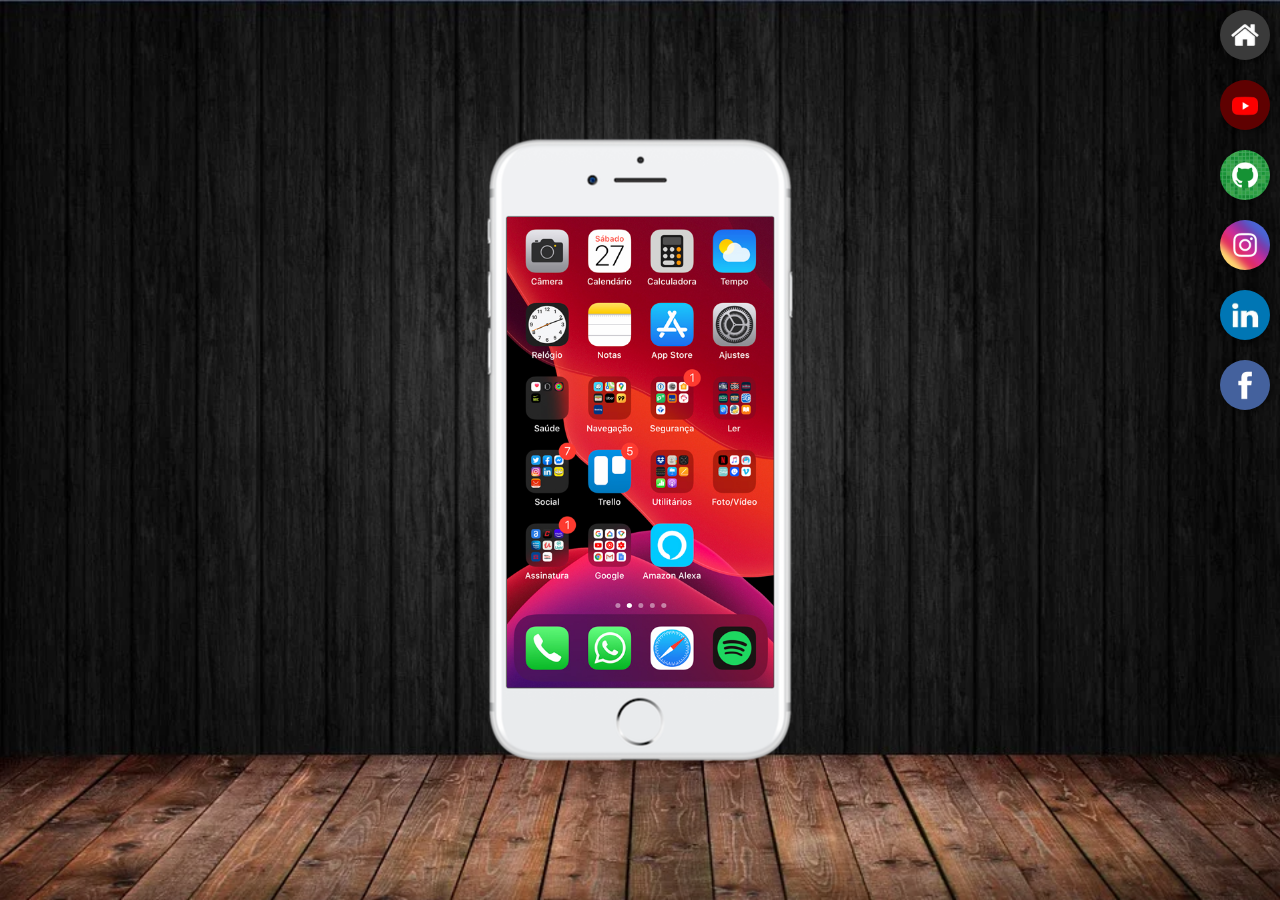
<file: index.html>
<html lang="pt-br">
<head>
    <meta charset="UTF-8">
    <meta http-equiv="X-UA-Compatible" content="IE=edge">
    <meta name="viewport" content="width=device-width, initial-scale=1.0">
    <link rel="shortcut icon" href="favicon.ico" type="image/x-icon">
    <link rel="stylesheet" href="estilos/style.css">
    <title>Projeto Redes Sociais</title>
</head>
<body>
    <main>
        <section id="telefone">
            <iframe src="home.html" name="tela" id="tela" frameborder="0">
                Seu navegador não é comptível com isso.
            </iframe>
        </section>
        <section id="redes-sociais">
            <a href="home.html" target="tela"><img src="imagens/logo-home.jpg" alt="Home"></a><br>
            <a href="youtube.html" target="tela"><img src="imagens/logo-youtube.jpg" alt="Youtube"></a><br>
            <a href="github.html" target="tela"><img src="imagens/logo-github.jpg" alt="GitHub"></a><br>
            <a href="instagram.html" target="tela"><img src="imagens/logo-instagram.jpg" alt="Instagram"></a><br>
            <a href="#" target="tela"><img src="imagens/logo-linkedin.jpg" alt="Linkedin"></a><br>
            <a href="#" target="tela"><img src="imagens/logo-facebook.jpg" alt="Facebook"></a>
        </section>
    </main>
</body>
</html>
</file>
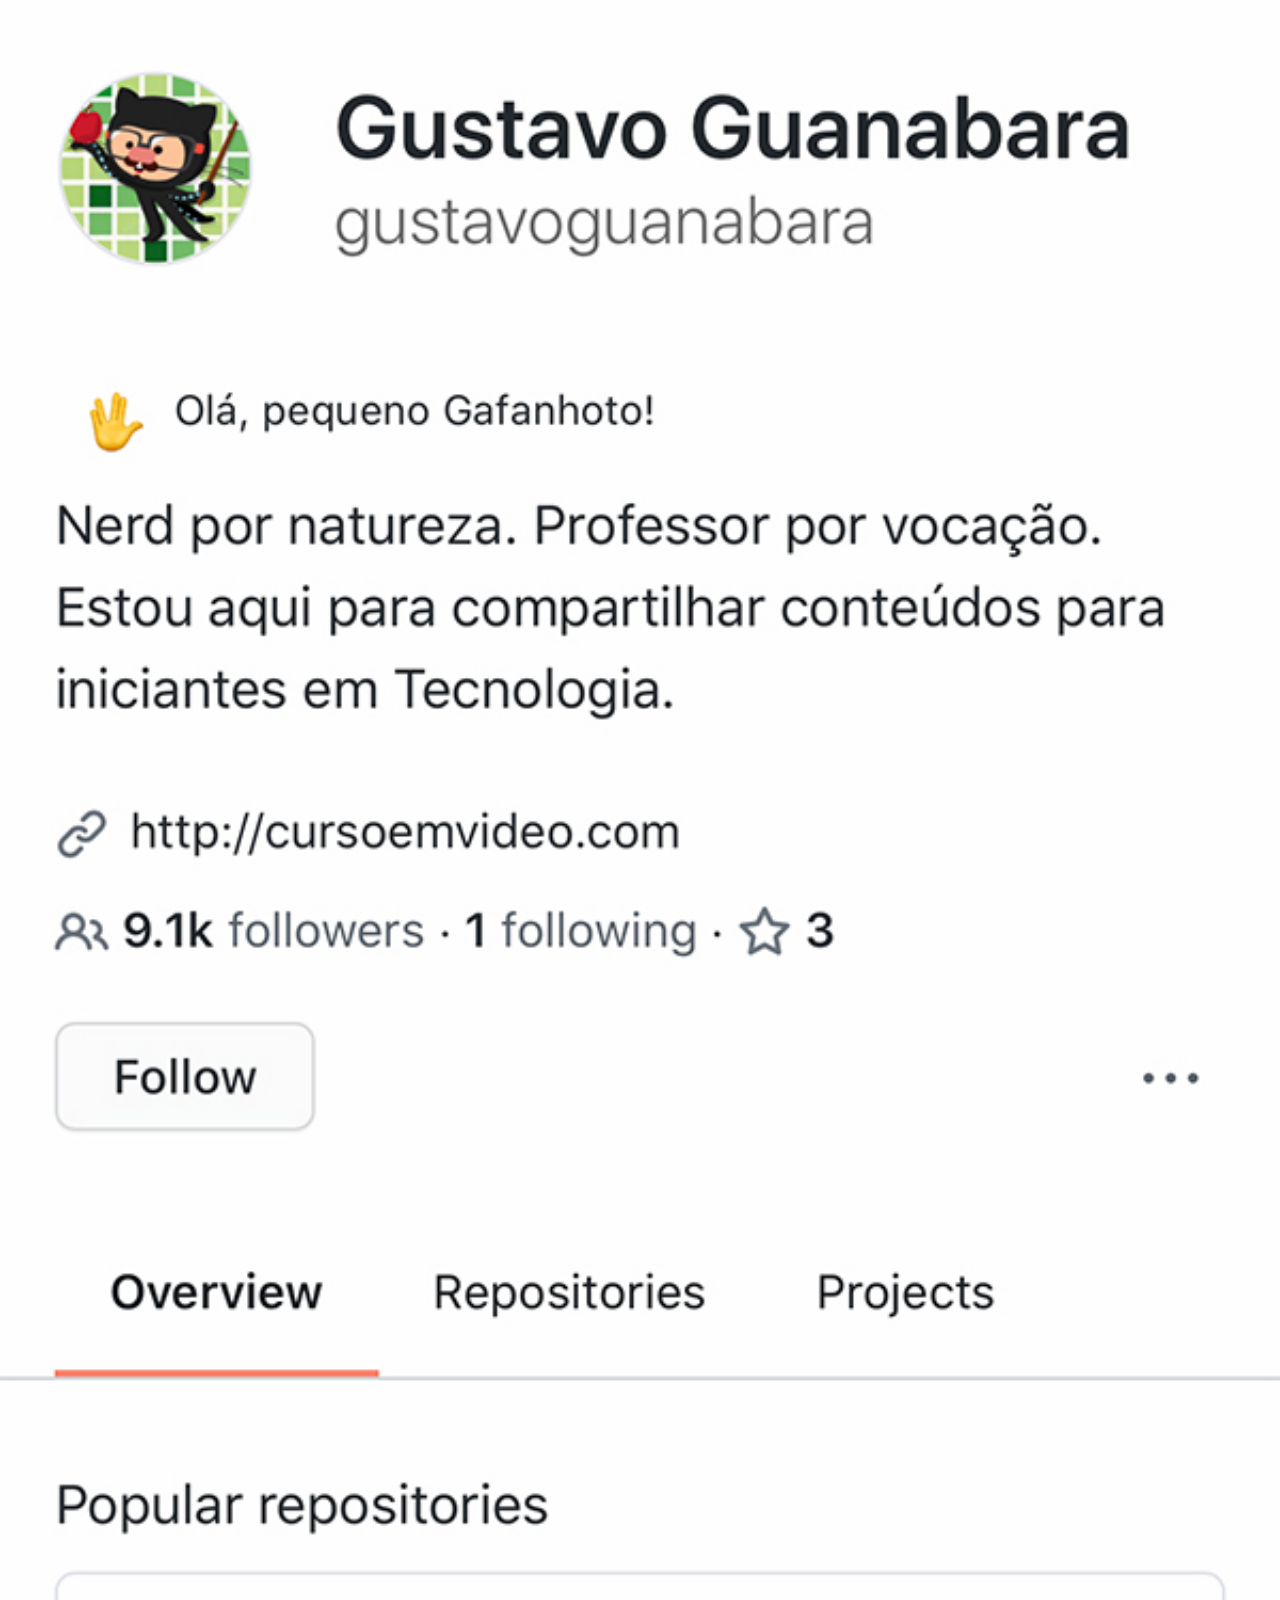
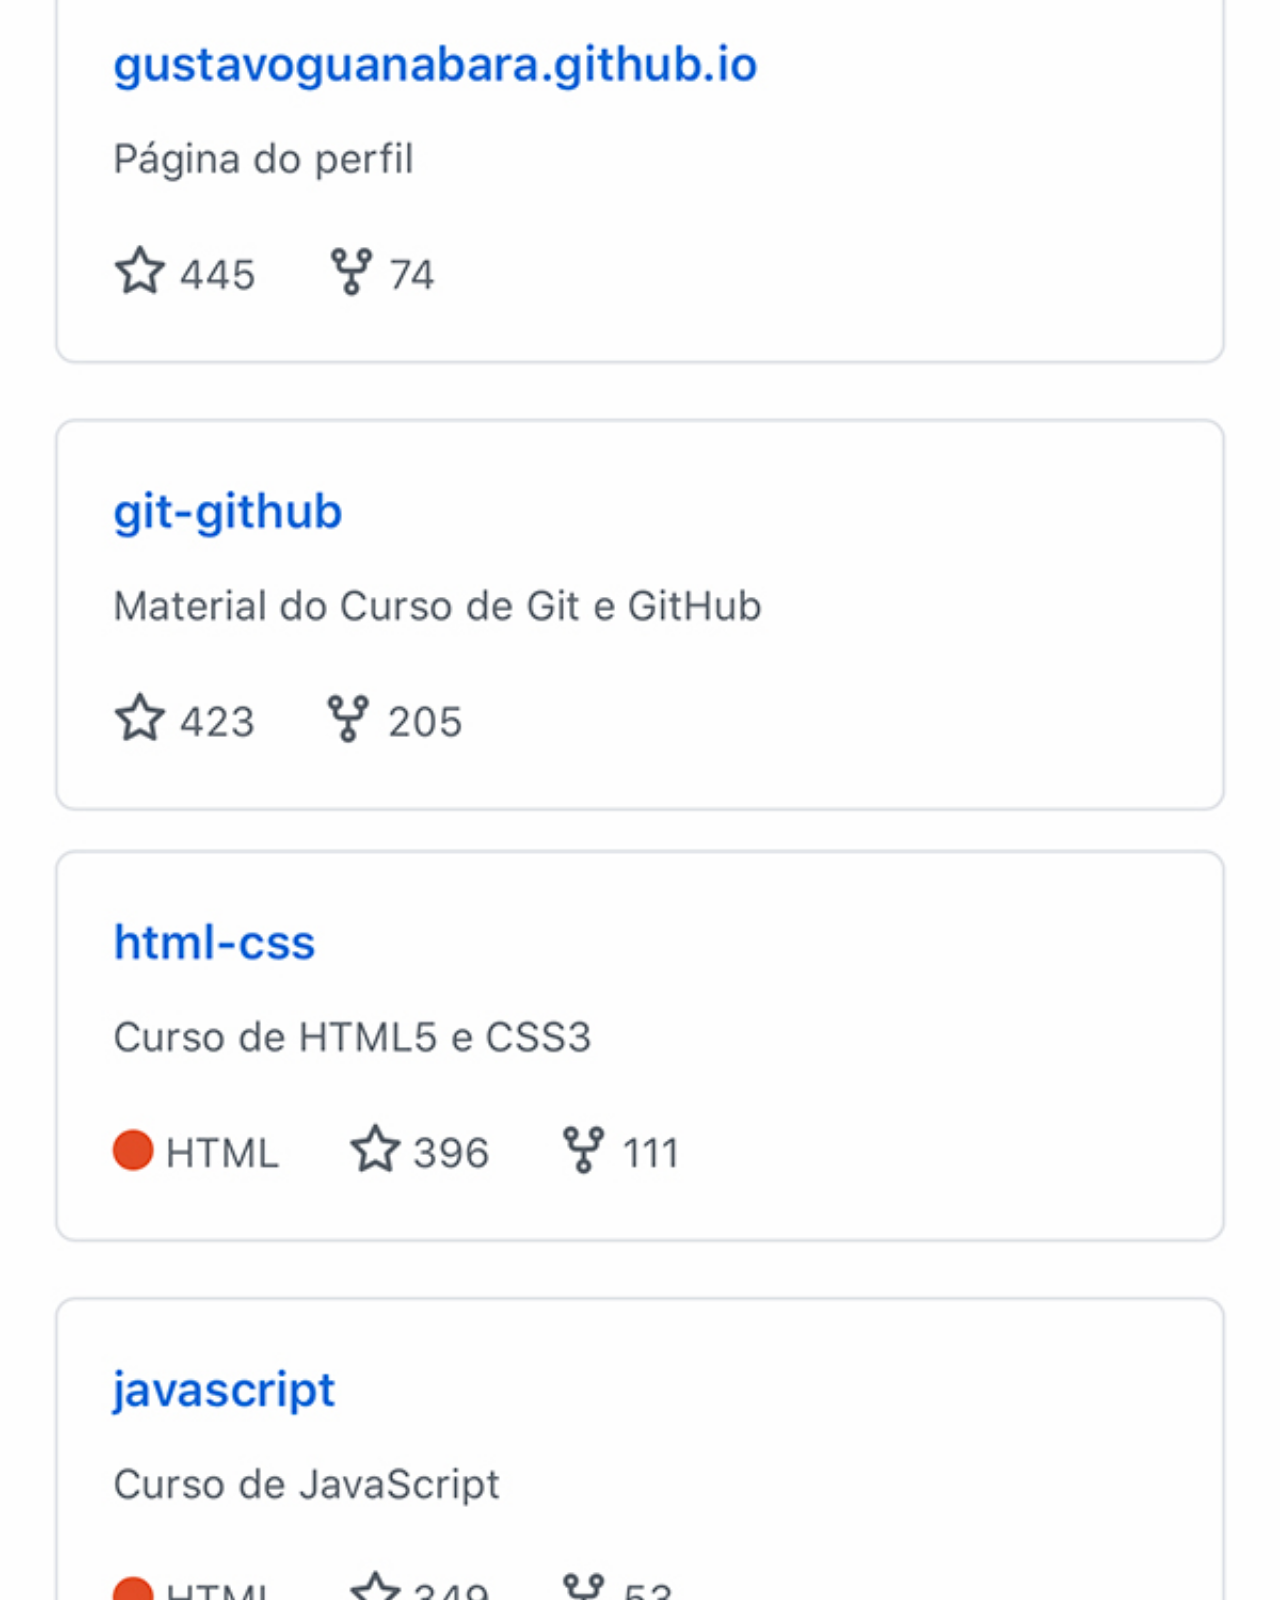
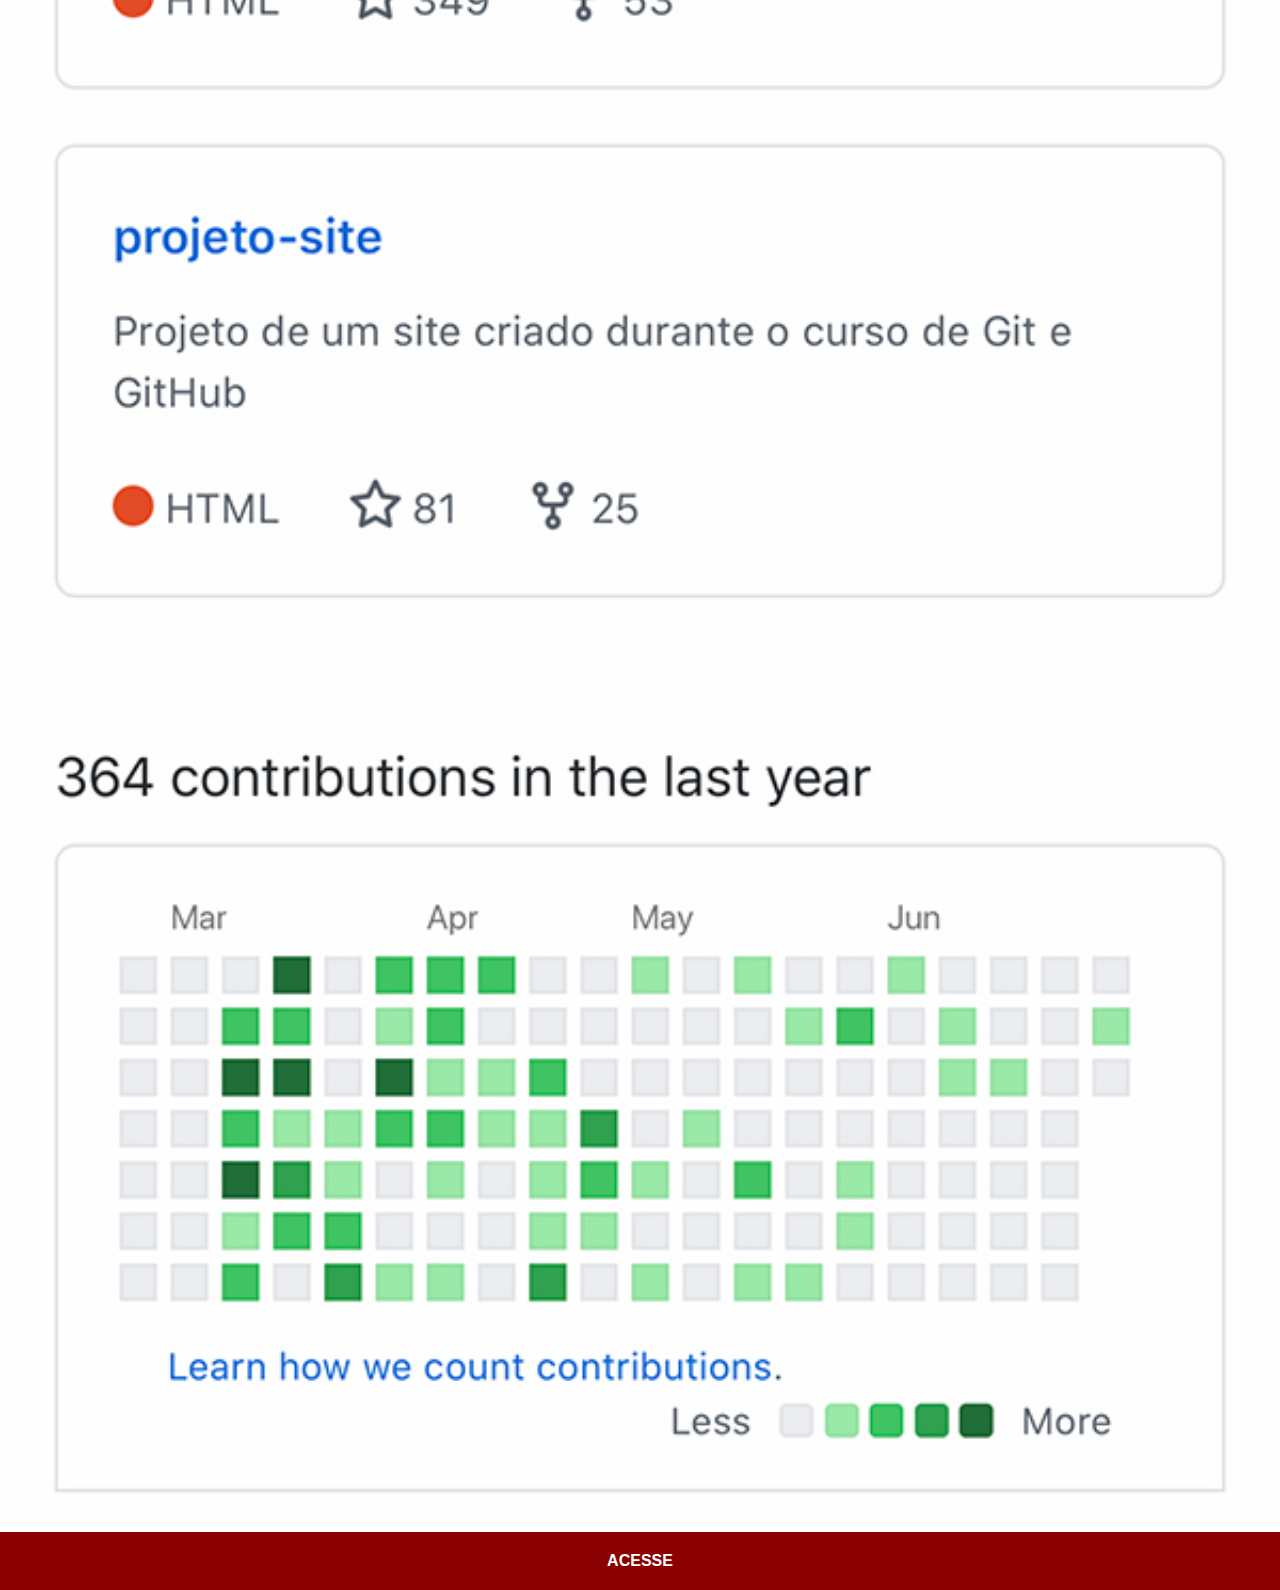
<file: github.html>
<html lang="pt-br">
<head>
    <meta charset="UTF-8">
    <meta http-equiv="X-UA-Compatible" content="IE=edge">
    <meta name="viewport" content="width=device-width, initial-scale=1.0">
    <title>GitHub</title>
    <link rel="stylesheet" href="estilos/social.css">
</head>
<body>
    <img src="imagens/tela-github.jpg" alt="GitHub">
    <a href="https://github.com/matheussortega" target="_blank">ACESSE</a>
    
</body>
</html>
</file>
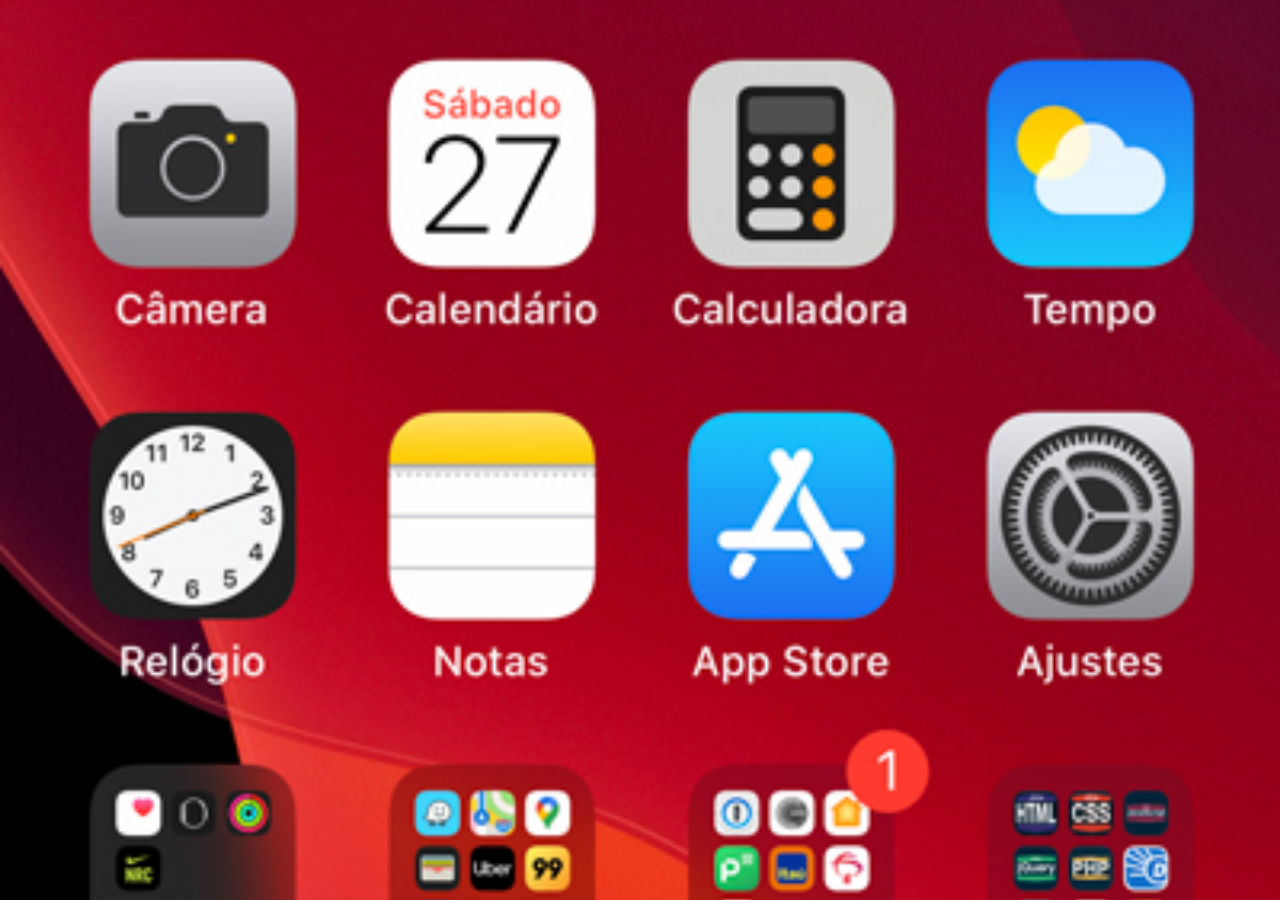
<file: home.html>
<html lang="pt-br">
<head>
    <meta charset="UTF-8">
    <meta http-equiv="X-UA-Compatible" content="IE=edge">
    <meta name="viewport" content="width=device-width, initial-scale=1.0">
    <title>Home</title>
</head>
<style>
    * {
        margin: 0px;
        padding: 0px;
    }

    body {
        width: 100vh;
        height: 100vh;
        background: url('imagens/tela-home.jpg') no-repeat top center;
        background-size: cover;
    }
</style>
<body>
    
</body>
</html>
</file>
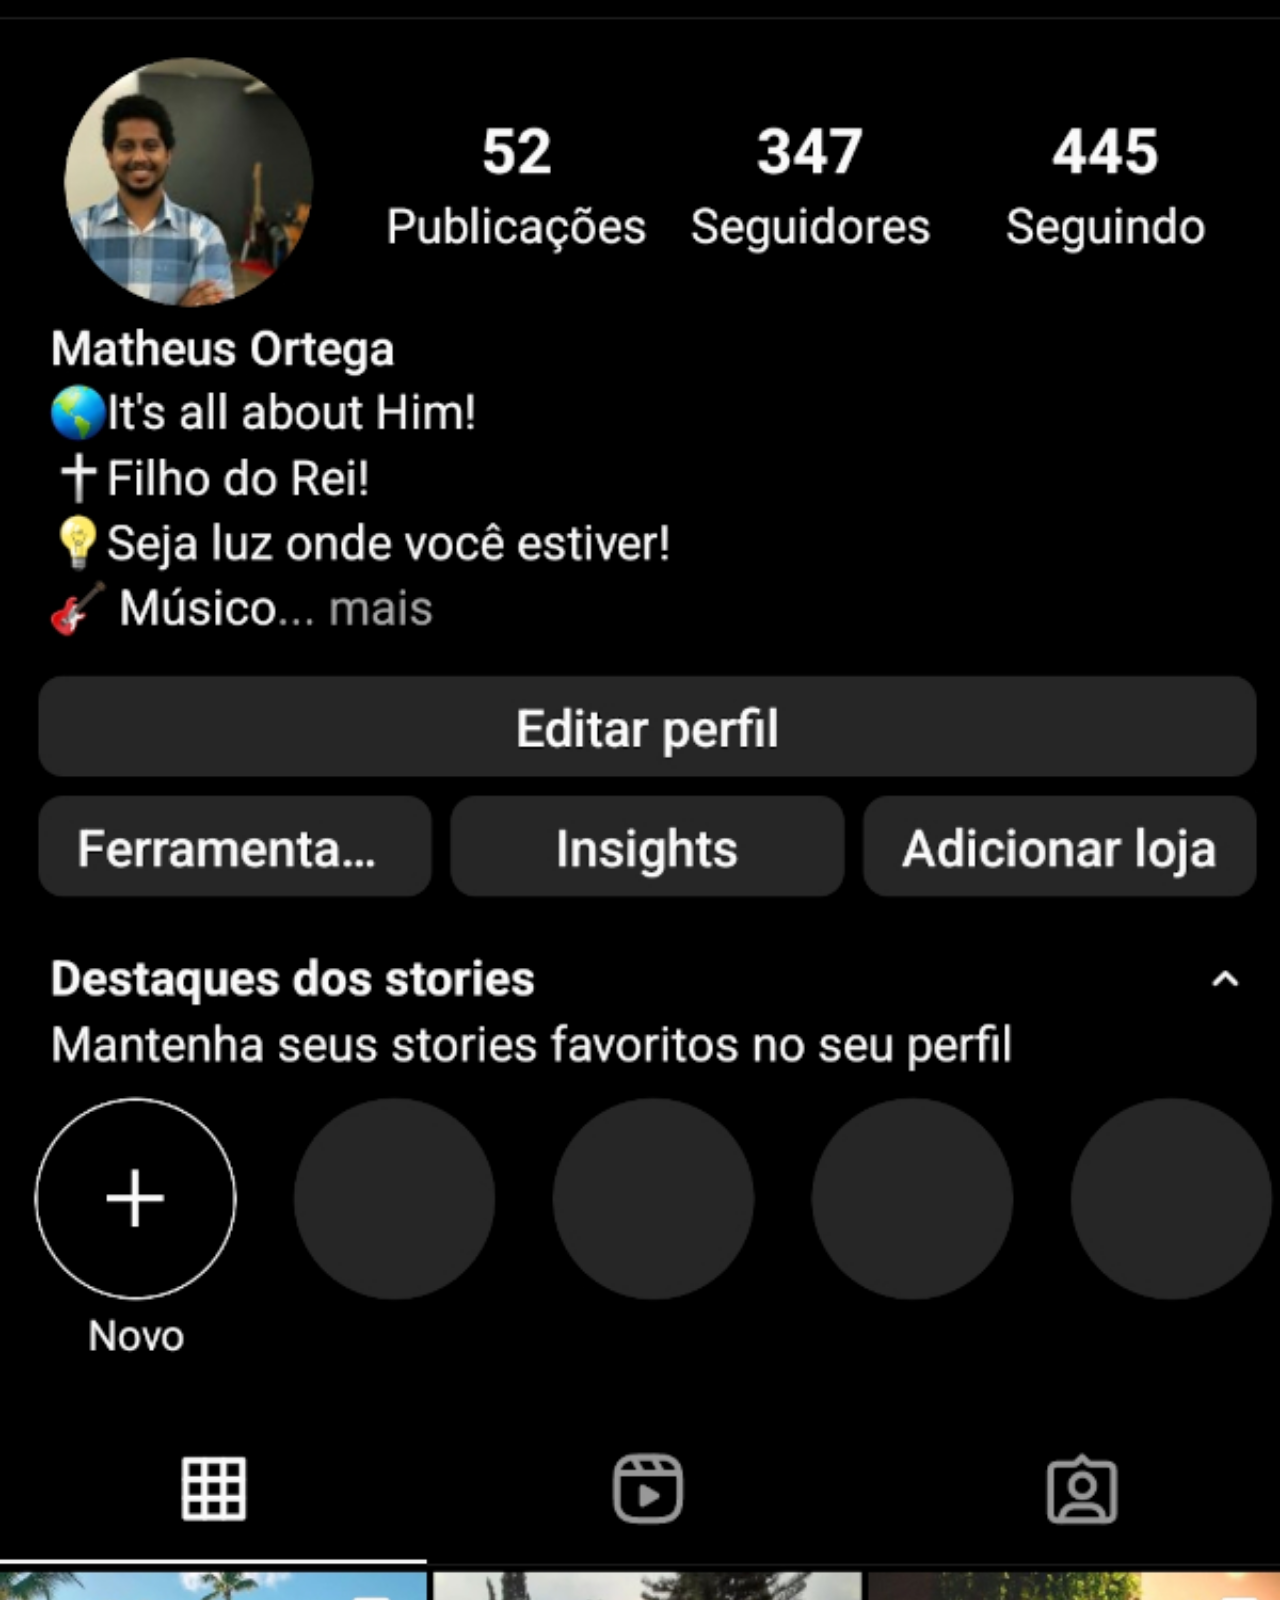
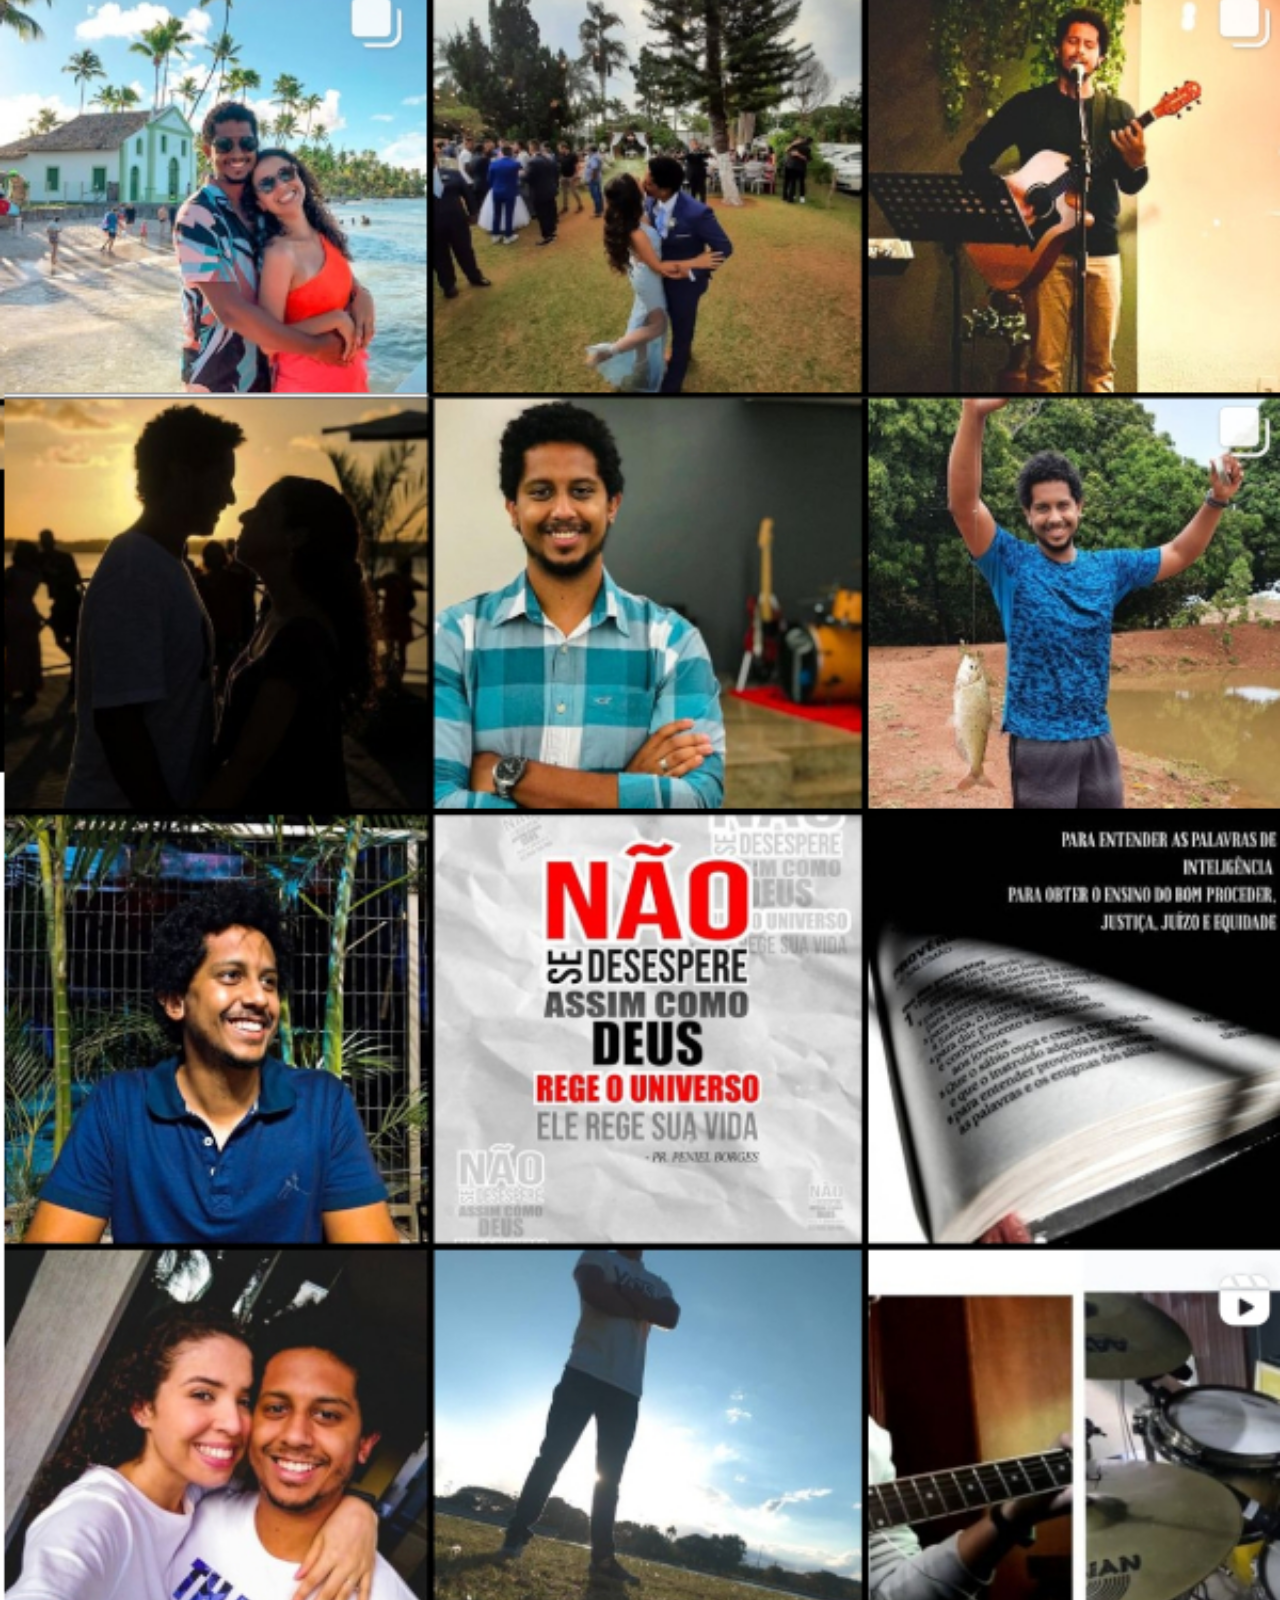
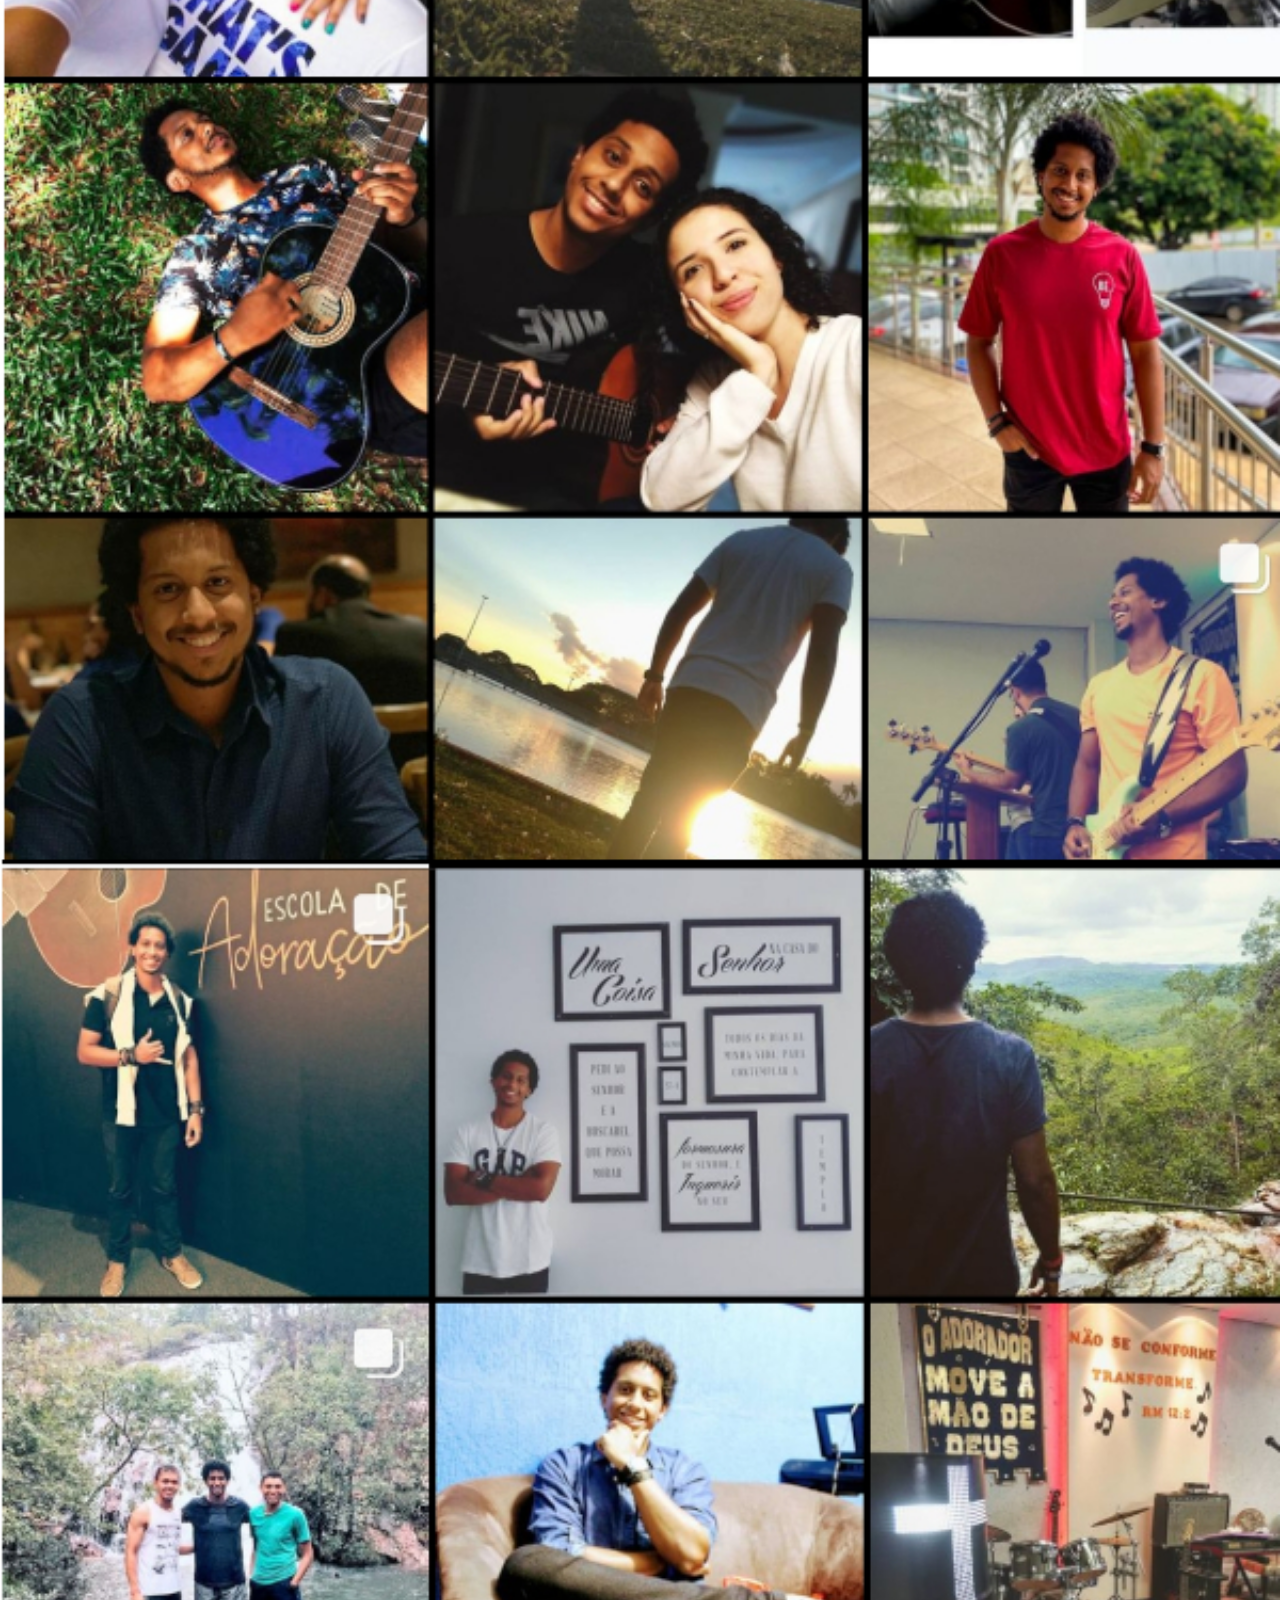
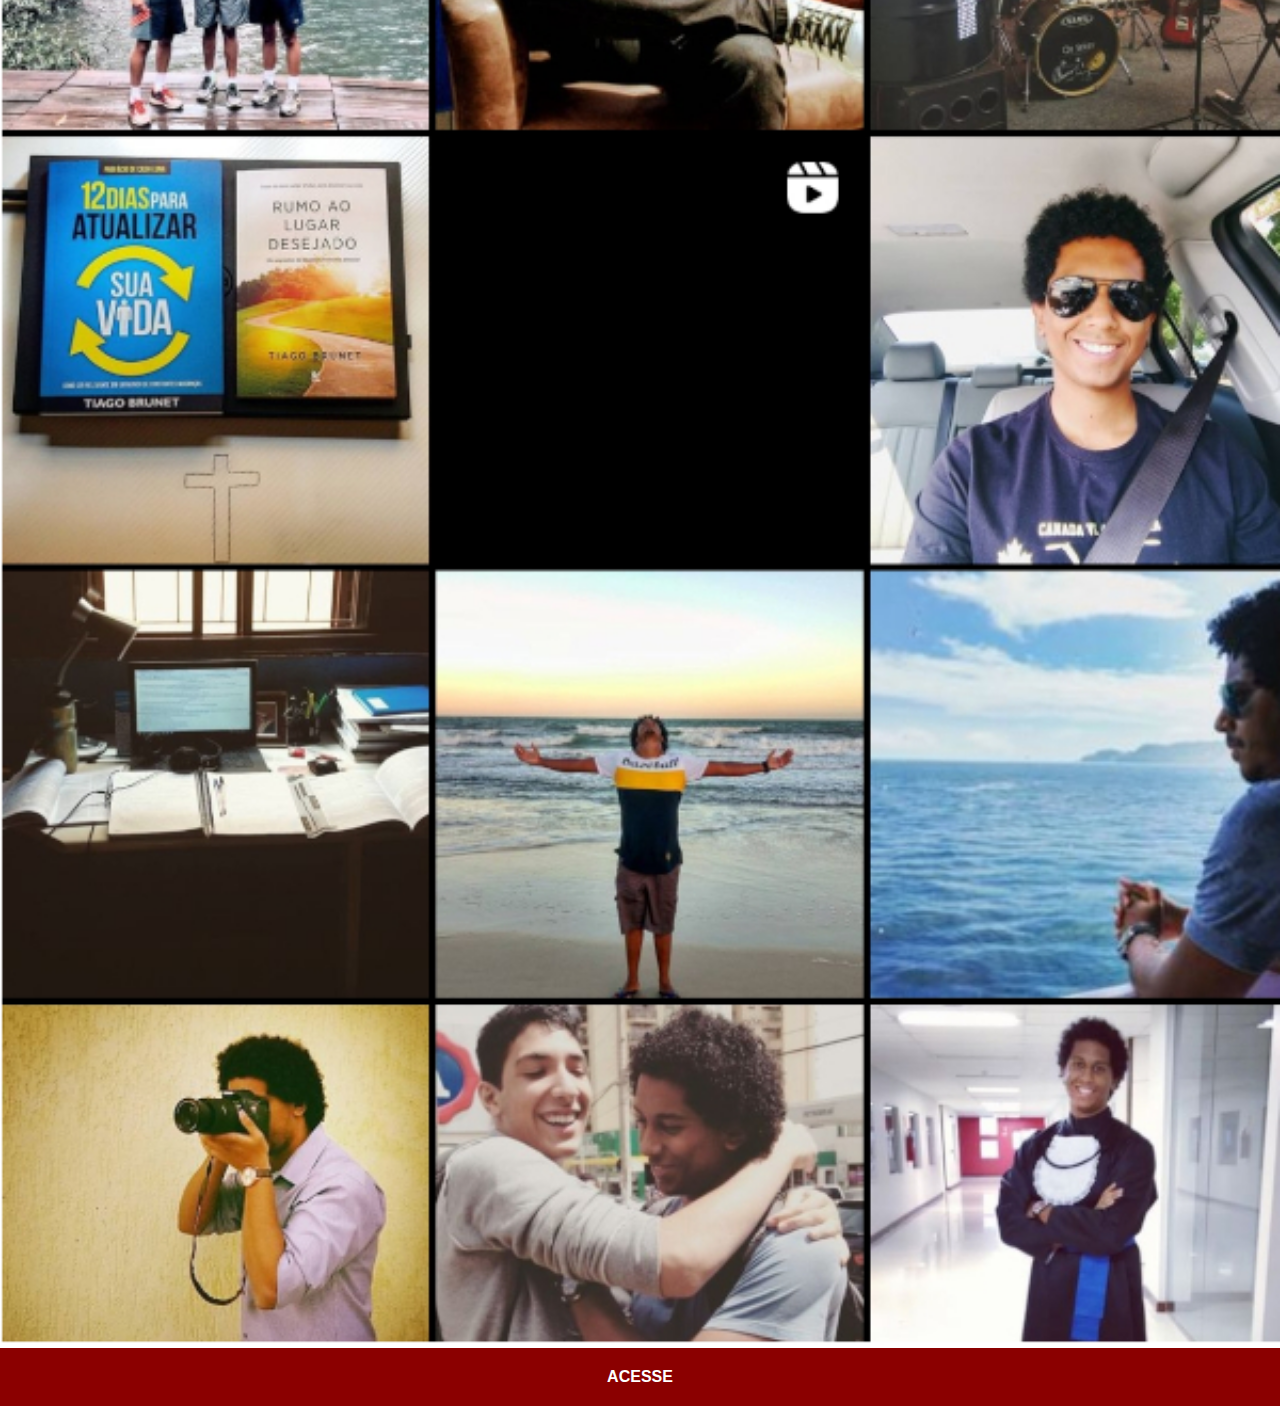
<file: instagram.html>
<html lang="pt-br">
<head>
    <meta charset="UTF-8">
    <meta http-equiv="X-UA-Compatible" content="IE=edge">
    <meta name="viewport" content="width=device-width, initial-scale=1.0">
    <title>Instagram</title>
    <link rel="stylesheet" href="estilos/social.css">
</head>
<body>
    <img src="imagens/tela-instagram2.jpg" alt="Instagram">
    <a href="https://instagram.com/matheusortega" target="_blank">ACESSE</a>
    
</body>
</html>
</file>
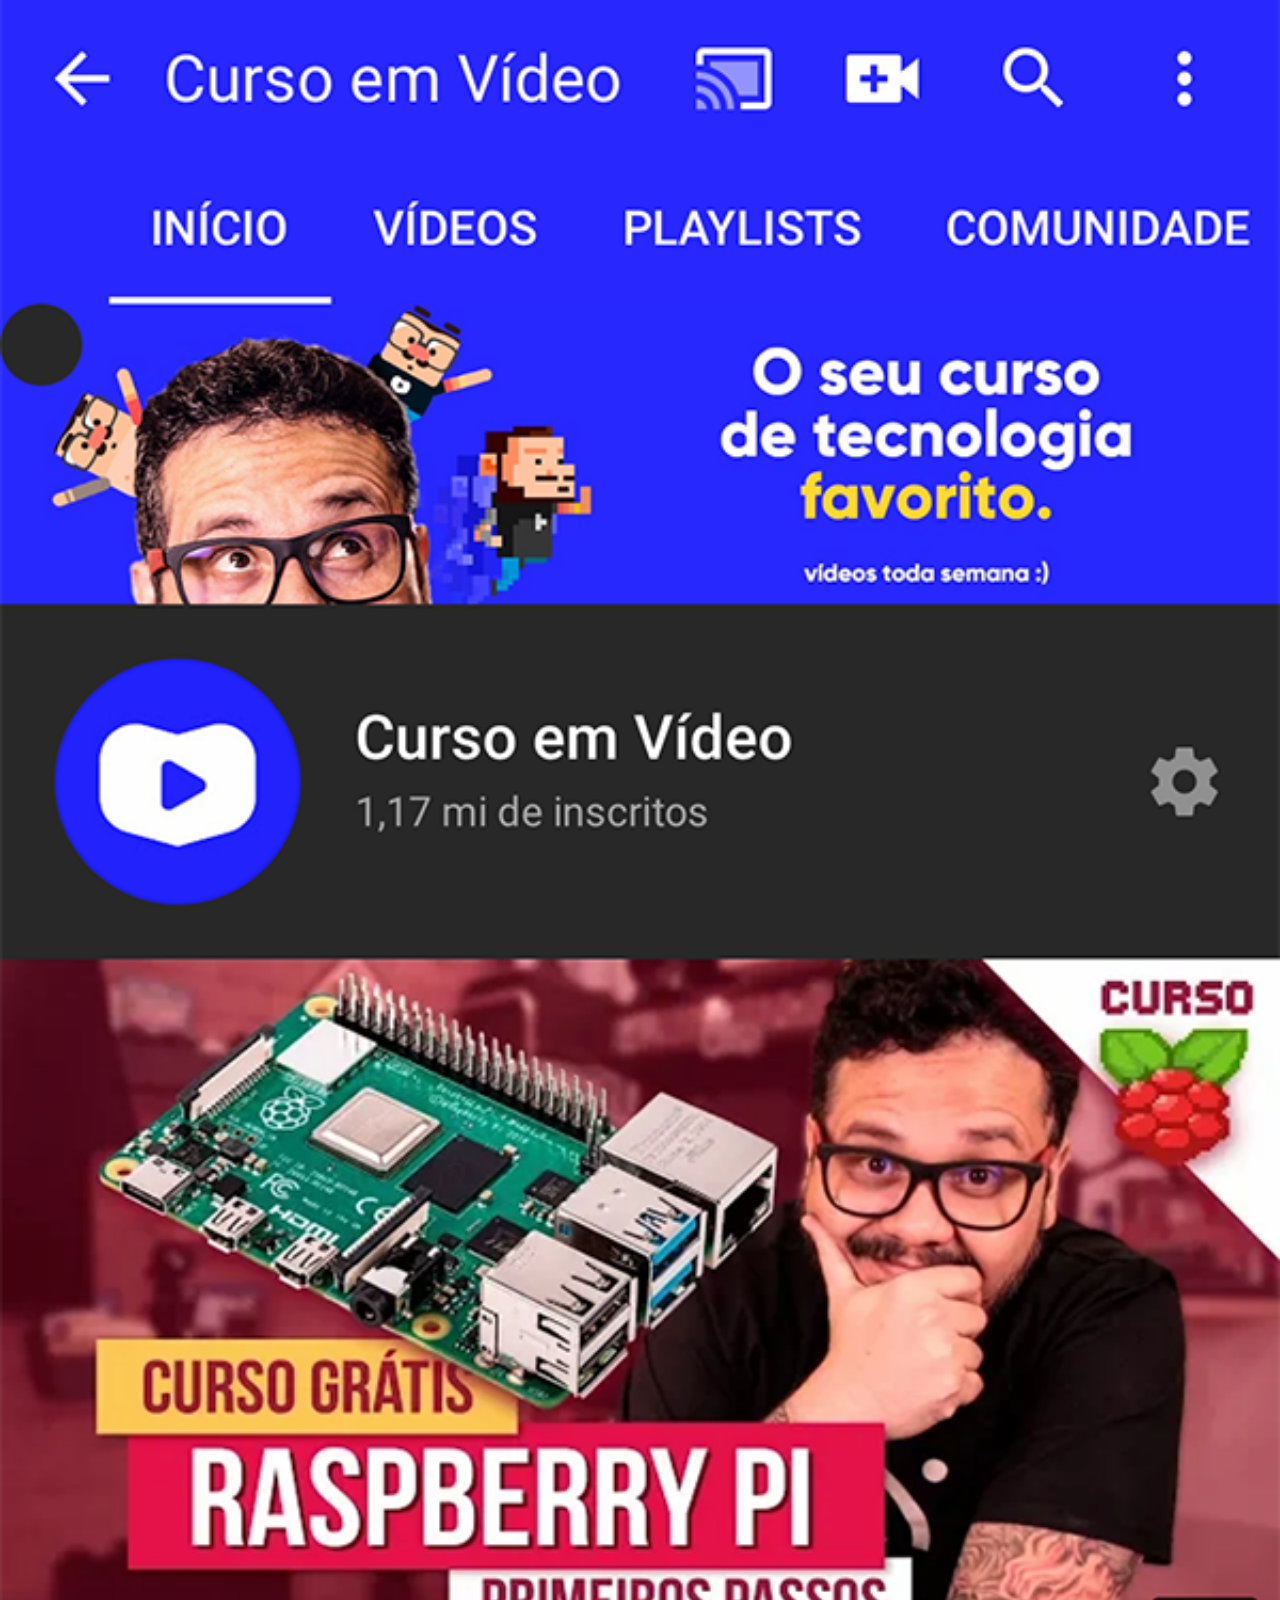
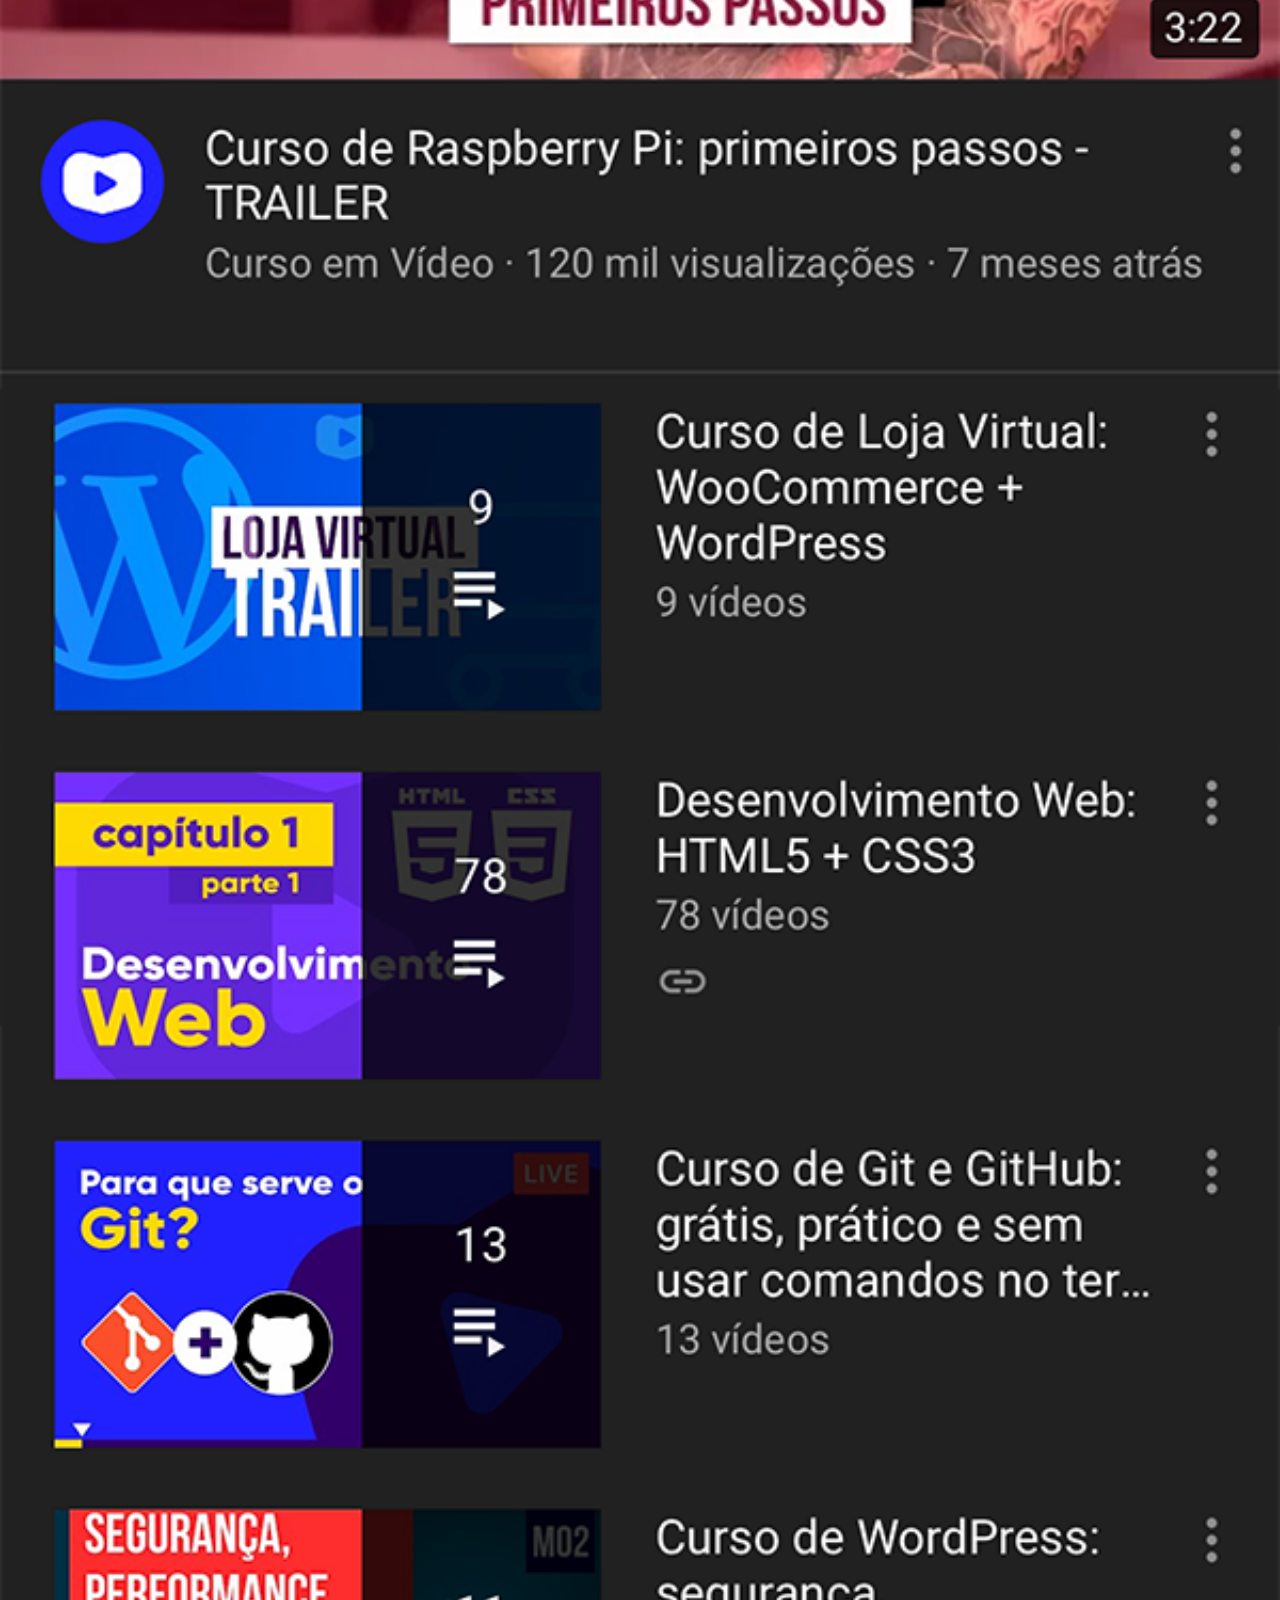
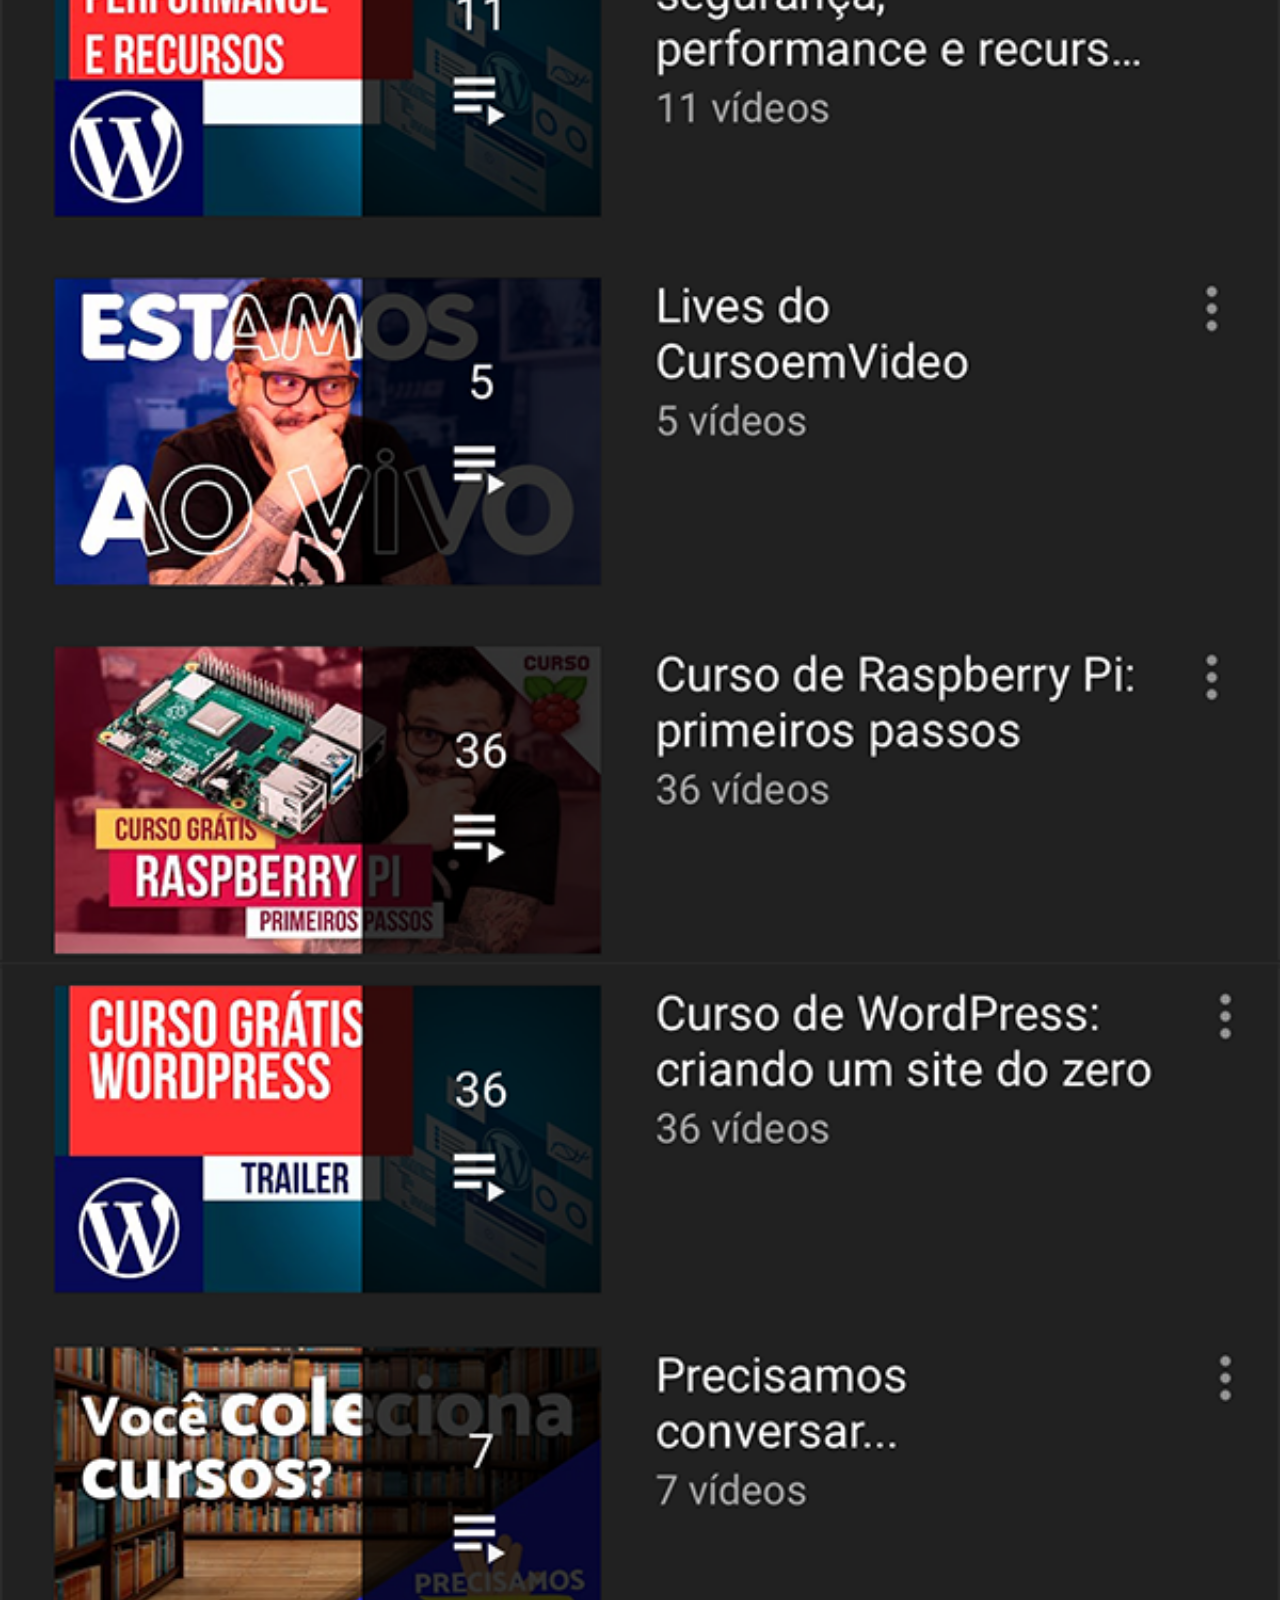
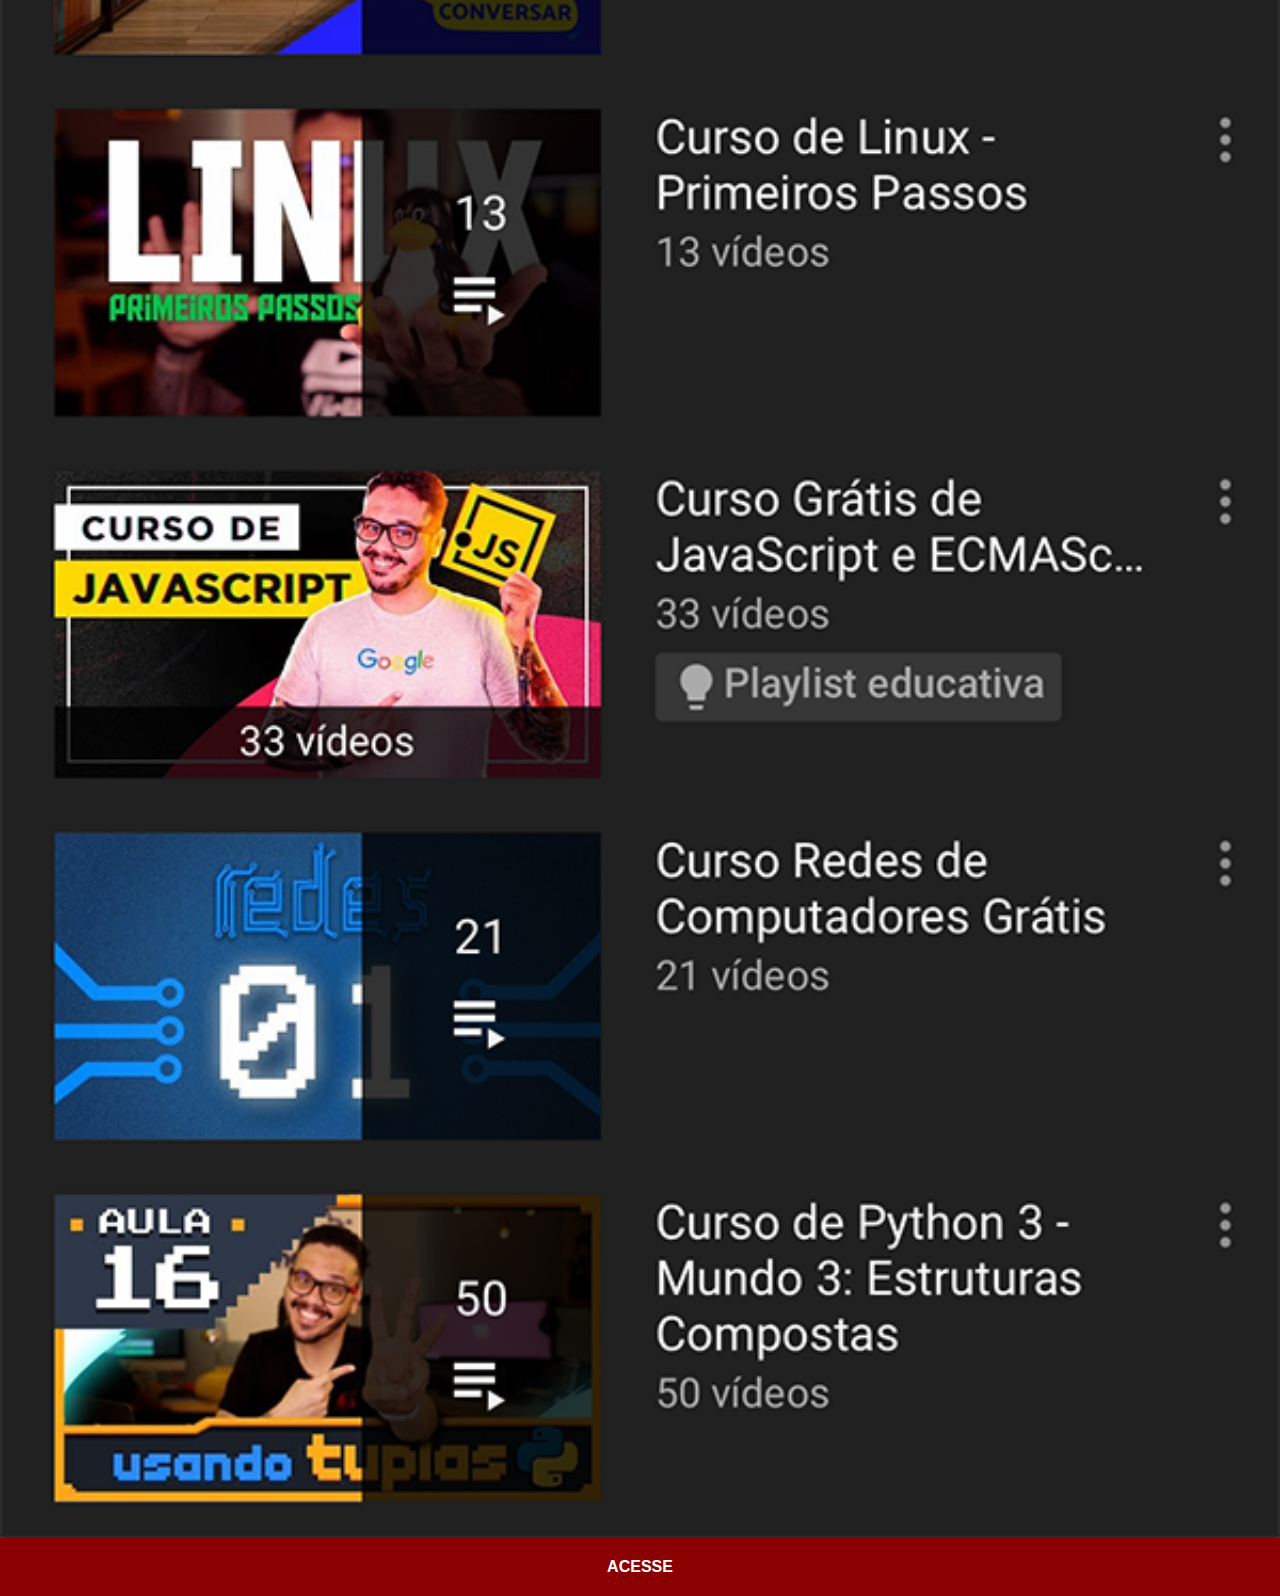
<file: youtube.html>
<html lang="pt-br">
<head>
    <meta charset="UTF-8">
    <meta http-equiv="X-UA-Compatible" content="IE=edge">
    <meta name="viewport" content="width=device-width, initial-scale=1.0">
    <title>Youtube</title>
    <link rel="stylesheet" href="estilos/social.css">
</head>
<body>
    <img src="imagens/tela-youtube.png" alt="Youtube">
    <a href="https://www.youtube.com/c/CursoemV%C3%ADdeo/playlists" target="_blank">ACESSE</a>
    
</body>
</html>
</file>
<file: estilos/style.css>
@charset "UTF-8";

* {
    margin: 0px;
    padding: 0px;
    font-family: Arial, Helvetica, sans-serif;
}

html, body {
    height: 100vh;
    width: 100vw;
    background-color: black;
}

body{
    background: url('../imagens/background-269933_960_720.png') no-repeat top center;
    background-size: cover;
    background-attachment: fixed;
}

main {
    position: relative;
    height: 100vh;
}

section#telefone {
    position: absolute;
    top: 50%;
    left: 50%;
    transform: translate(-50%, -50%);

    height: 627px;
    width: 311px;
    background: url('../imagens/frame-iphone.png') no-repeat;
}

iframe#tela {
    position: relative;
    top: 80px;
    left: 22px;

    width: 267px;
    height: 471px;
}

section#redes-sociais {
    text-align: right;
}

section#redes-sociais img {
    width: 50px;
    margin: 10px;
    border-radius: 50%;
    box-shadow: 2px 2px 5px rgba(0, 0, 0, 0.404);
    box-sizing: border-box;
}

section#redes-sociais img:hover {
    border: 2px solid rgba(255, 255, 255, 0.678);
    transform: translate(-3x, 3-px);
    box-shadow: 5px 5px 10px rgba(0, 0, 0, 0.603);
    transition: transform 0.5s, border 1s;
}
</file>
<file: estilos/social.css>
@charset "UTF-8";

* {
    margin: 0px;
    padding: 0px;
    font-family: Arial, Helvetica, sans-serif;
}

::-webkit-scrollbar {
    width: 0px;
    height: 0px;
}

img {
    width: 100vw;
    
}

a {
    display: block;
    background-color: darkred;
    color: white;
    padding: 20px;
    text-align: center;
    font-weight: bolder;
    text-decoration: none;
}

a:hover {
    background-color: red;
}
</file>
